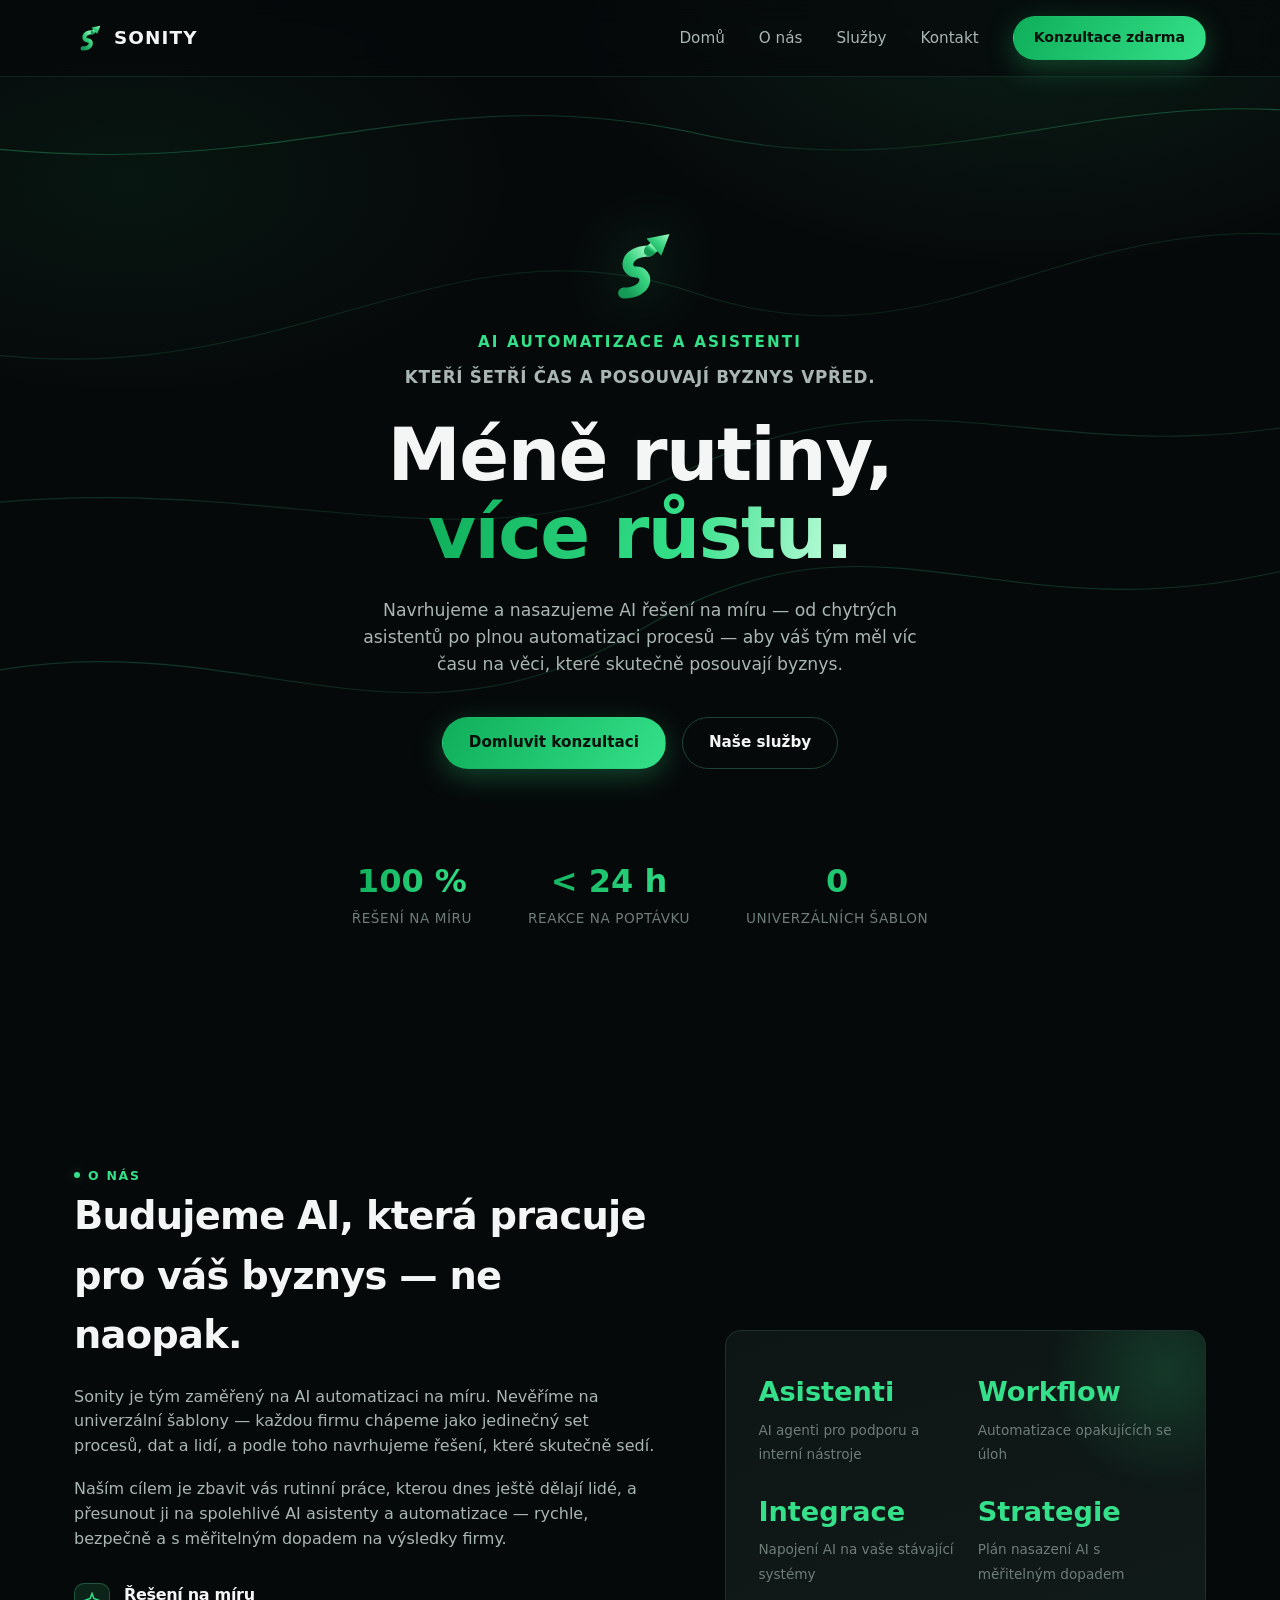
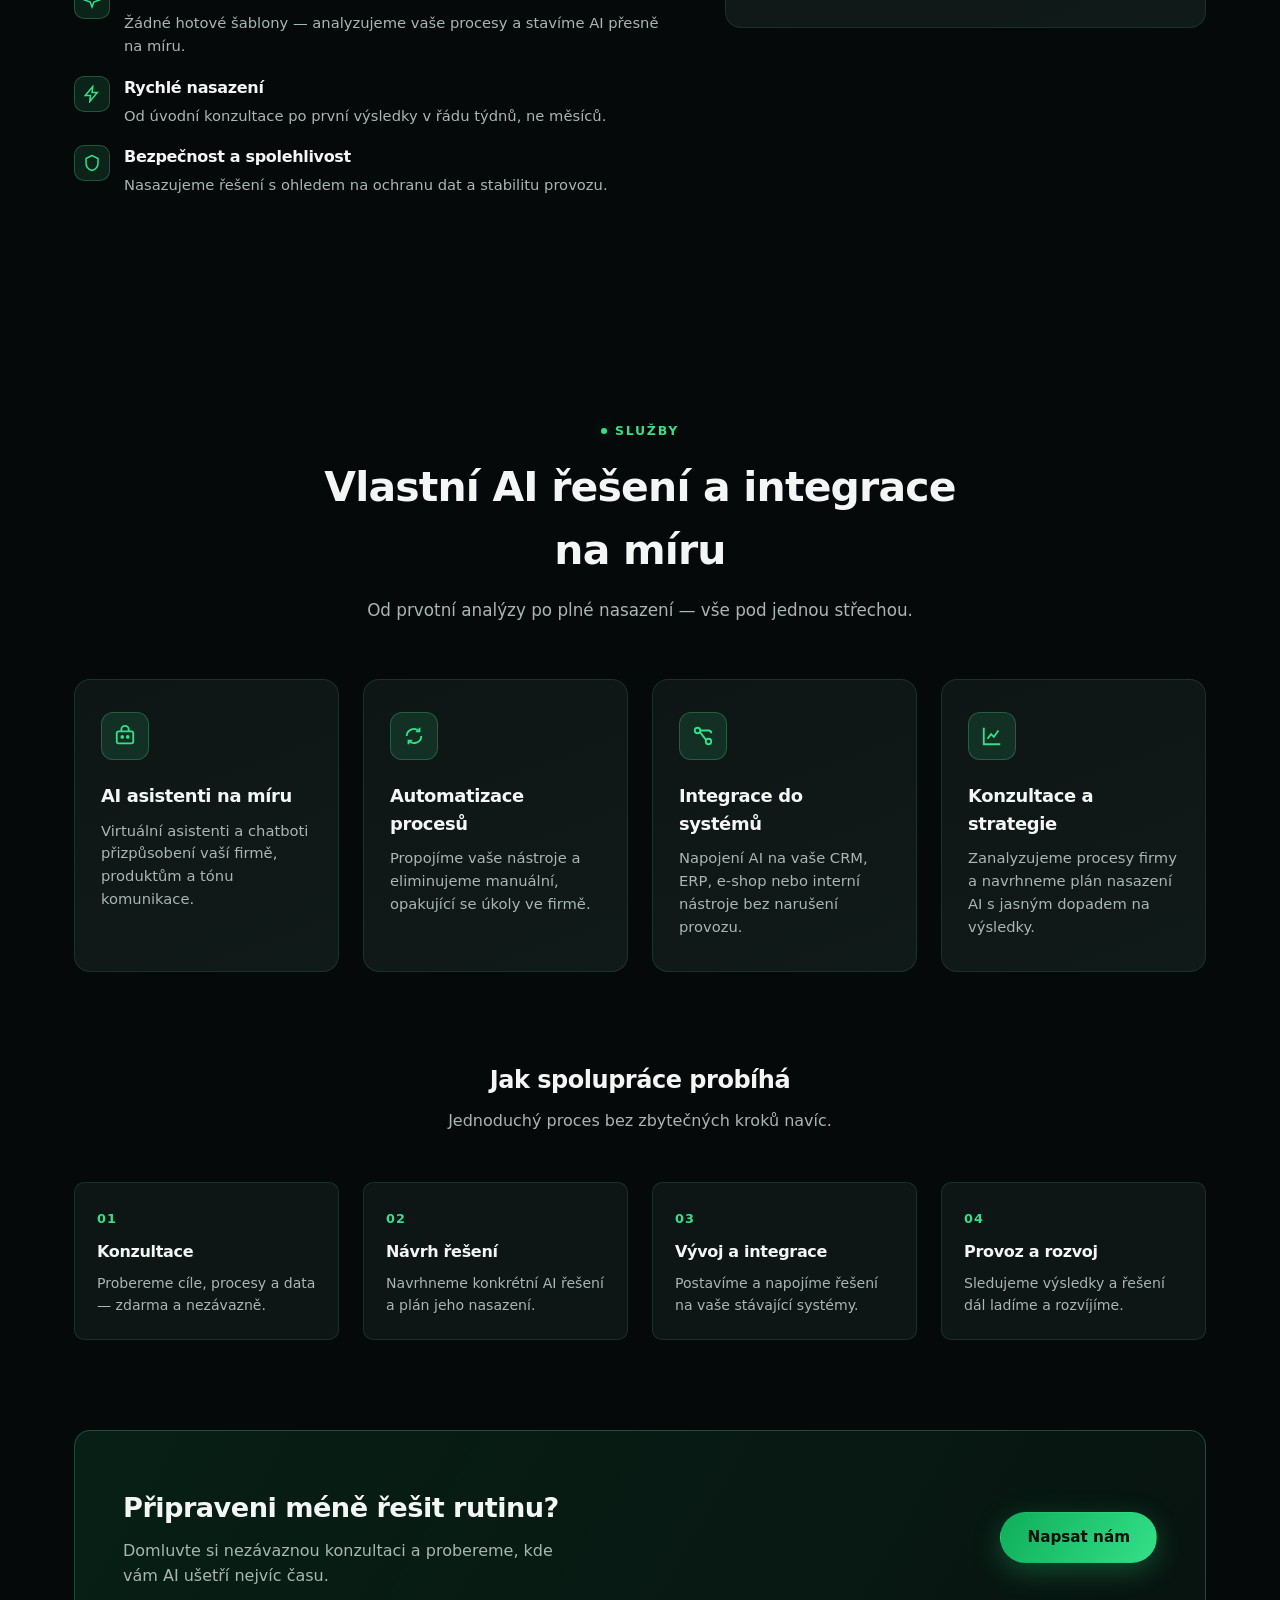
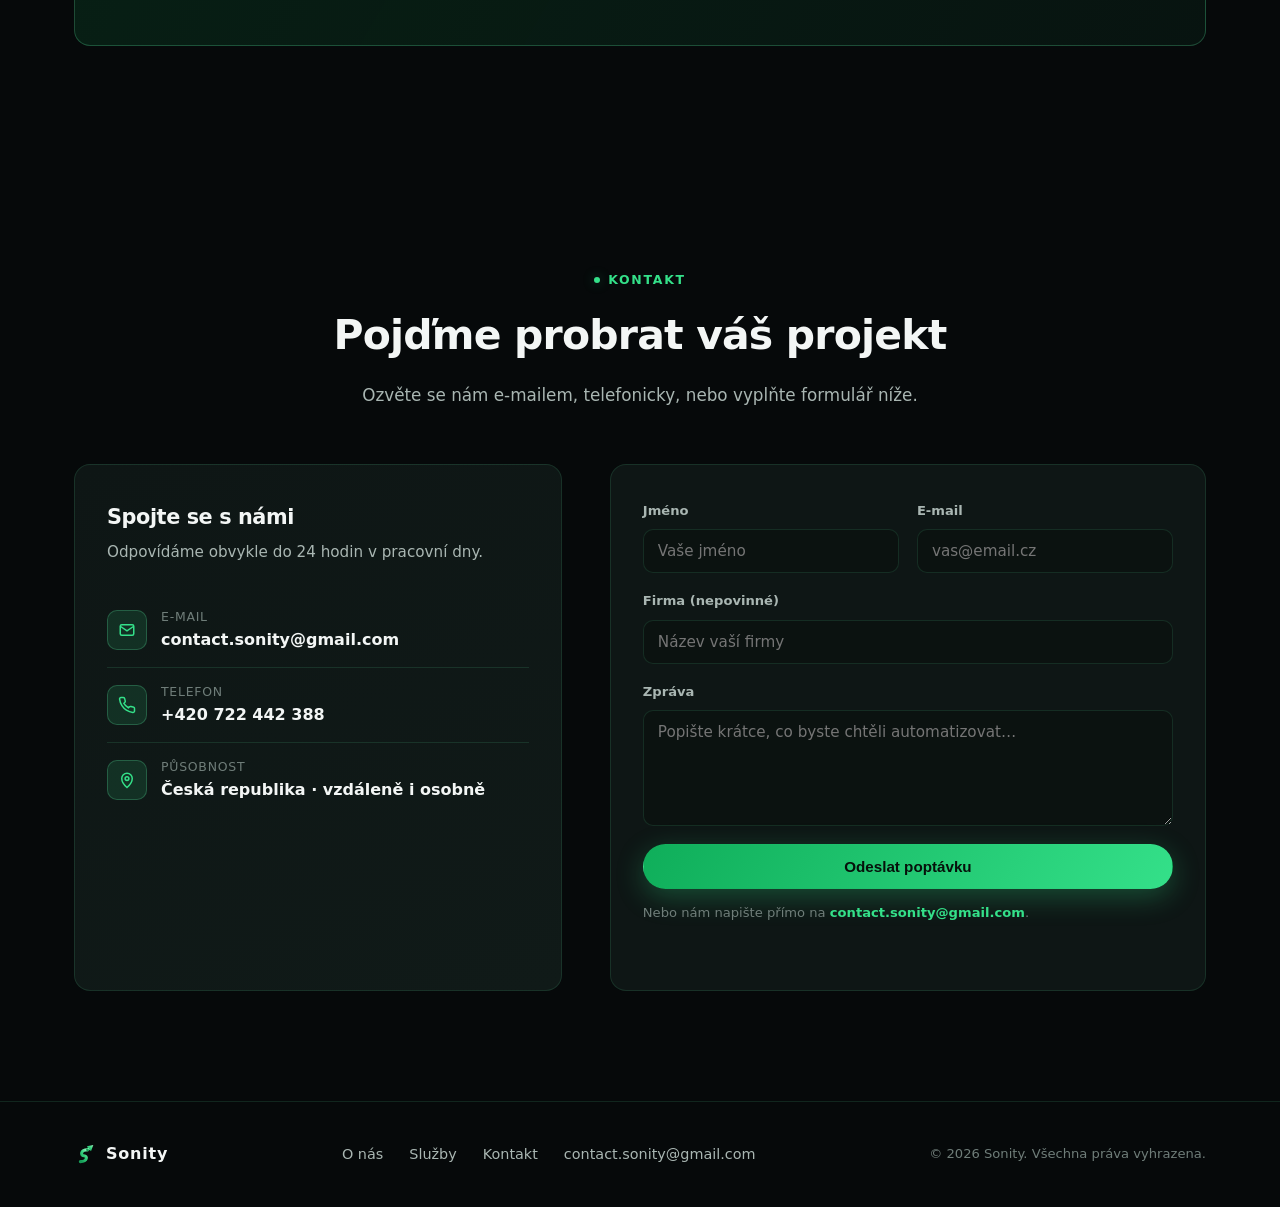
<file: index.html>
<!doctype html>
<html lang="cs">
<head>
  <meta charset="UTF-8" />
  <meta name="viewport" content="width=device-width, initial-scale=1.0" />
  <title>Sonity — AI automatizace a asistenti na míru</title>
  <meta name="description" content="Sonity navrhuje a nasazuje AI asistenty a automatizace na míru, které šetří čas a posouvají váš byznys vpřed. Méně rutiny, více růstu." />
  <meta name="theme-color" content="#06090a" />

  <meta property="og:type" content="website" />
  <meta property="og:title" content="Sonity — AI automatizace a asistenti na míru" />
  <meta property="og:description" content="Vlastní AI řešení a integrace, které šetří čas a posouvají byznys vpřed." />
  <meta property="og:site_name" content="Sonity" />

  <link rel="icon" type="image/svg+xml" href="assets/logo.svg" />
  <link rel="stylesheet" href="css/styles.css" />
</head>
<body>

  <!-- Ambient animated background -->
  <div class="ambient-bg" aria-hidden="true">
    <svg viewBox="0 0 1200 800" preserveAspectRatio="none">
      <defs>
        <linearGradient id="lineGrad" x1="0%" y1="0%" x2="100%" y2="100%">
          <stop offset="0%" stop-color="#34e089" stop-opacity="0" />
          <stop offset="50%" stop-color="#34e089" stop-opacity="0.9" />
          <stop offset="100%" stop-color="#34e089" stop-opacity="0" />
        </linearGradient>
      </defs>
      <path class="flow-line" d="M-100,620 C200,520 350,700 600,560 C850,420 950,600 1300,480" />
      <path class="flow-line" d="M-100,300 C250,380 400,180 650,260 C900,340 1000,160 1300,220" />
      <path class="flow-line" d="M-100,460 C220,400 420,520 640,420 C880,310 1000,440 1300,360" />
      <path class="flow-line" d="M-100,120 C260,180 380,60 660,120 C900,170 1050,60 1300,110" />
    </svg>
  </div>

  <!-- Header -->
  <header class="site-header" id="siteHeader">
    <nav class="nav">
      <a href="#top" class="brand">
        <img src="assets/logo.svg" alt="Sonity logo" />
        <span>Sonity</span>
      </a>

      <div class="nav-collapse">
        <ul class="nav-links">
          <li><a href="#top">Domů</a></li>
          <li><a href="#o-nas">O nás</a></li>
          <li><a href="#sluzby">Služby</a></li>
          <li><a href="#kontakt">Kontakt</a></li>
        </ul>

        <a href="#kontakt" class="btn btn-primary btn-sm nav-cta">Konzultace zdarma</a>
      </div>

      <button class="nav-toggle" id="navToggle" aria-label="Otevřít menu" aria-expanded="false">☰</button>
    </nav>
  </header>

  <main id="top">

    <!-- Hero -->
    <section class="hero container">
      <img src="assets/logo.svg" alt="" class="hero-logo" aria-hidden="true" />
      <span class="eyebrow">AI automatizace a asistenti</span>
      <p class="sub">Kteří šetří čas a posouvají byznys vpřed.</p>
      <h1>Méně rutiny,<br /><span class="accent-text">více růstu.</span></h1>
      <p class="hero-lede">
        Navrhujeme a nasazujeme AI řešení na míru — od chytrých asistentů po
        plnou automatizaci procesů — aby váš tým měl víc času na věci,
        které skutečně posouvají byznys.
      </p>
      <div class="hero-actions">
        <a href="#kontakt" class="btn btn-primary">Domluvit konzultaci</a>
        <a href="#sluzby" class="btn btn-ghost">Naše služby</a>
      </div>

      <div class="hero-stats reveal">
        <div class="hero-stat">
          <strong>100 %</strong>
          <span>Řešení na míru</span>
        </div>
        <div class="hero-stat">
          <strong>&lt; 24 h</strong>
          <span>Reakce na poptávku</span>
        </div>
        <div class="hero-stat">
          <strong>0</strong>
          <span>Univerzálních šablon</span>
        </div>
      </div>
    </section>

    <!-- About -->
    <section class="section-pad" id="o-nas">
      <div class="container about-grid">
        <div class="about-copy reveal">
          <span class="eyebrow">O nás</span>
          <h2>Budujeme AI, která pracuje pro váš byznys — ne naopak.</h2>
          <p>
            Sonity je tým zaměřený na AI automatizaci na míru. Nevěříme na univerzální
            šablony — každou firmu chápeme jako jedinečný set procesů, dat a lidí,
            a podle toho navrhujeme řešení, které skutečně sedí.
          </p>
          <p>
            Naším cílem je zbavit vás rutinní práce, kterou dnes ještě dělají lidé,
            a přesunout ji na spolehlivé AI asistenty a automatizace — rychle,
            bezpečně a s měřitelným dopadem na výsledky firmy.
          </p>

          <div class="value-list">
            <div class="value-item">
              <span class="value-icon">
                <svg width="18" height="18" viewBox="0 0 24 24" fill="none" stroke="currentColor" stroke-width="2"><path d="M12 2l2.4 6.6L21 11l-6.6 2.4L12 20l-2.4-6.6L3 11l6.6-2.4z"/></svg>
              </span>
              <div>
                <h4>Řešení na míru</h4>
                <p>Žádné hotové šablony — analyzujeme vaše procesy a stavíme AI přesně na míru.</p>
              </div>
            </div>
            <div class="value-item">
              <span class="value-icon">
                <svg width="18" height="18" viewBox="0 0 24 24" fill="none" stroke="currentColor" stroke-width="2"><path d="M13 2 3 14h7l-1 8 10-12h-7z"/></svg>
              </span>
              <div>
                <h4>Rychlé nasazení</h4>
                <p>Od úvodní konzultace po první výsledky v řádu týdnů, ne měsíců.</p>
              </div>
            </div>
            <div class="value-item">
              <span class="value-icon">
                <svg width="18" height="18" viewBox="0 0 24 24" fill="none" stroke="currentColor" stroke-width="2"><path d="M12 2 4 6v6c0 5 3.4 8.7 8 10 4.6-1.3 8-5 8-10V6z"/></svg>
              </span>
              <div>
                <h4>Bezpečnost a spolehlivost</h4>
                <p>Nasazujeme řešení s ohledem na ochranu dat a stabilitu provozu.</p>
              </div>
            </div>
          </div>
        </div>

        <div class="about-panel reveal">
          <div class="about-panel-grid">
            <div class="about-panel-item">
              <strong>Asistenti</strong>
              <span>AI agenti pro podporu a interní nástroje</span>
            </div>
            <div class="about-panel-item">
              <strong>Workflow</strong>
              <span>Automatizace opakujících se úloh</span>
            </div>
            <div class="about-panel-item">
              <strong>Integrace</strong>
              <span>Napojení AI na vaše stávající systémy</span>
            </div>
            <div class="about-panel-item">
              <strong>Strategie</strong>
              <span>Plán nasazení AI s měřitelným dopadem</span>
            </div>
          </div>
        </div>
      </div>
    </section>

    <!-- Services -->
    <section class="section-pad" id="sluzby">
      <div class="container">
        <div class="section-head reveal">
          <span class="eyebrow">Služby</span>
          <h2>Vlastní AI řešení a integrace na míru</h2>
          <p>Od prvotní analýzy po plné nasazení — vše pod jednou střechou.</p>
        </div>

        <div class="services-grid">
          <div class="service-card reveal">
            <span class="service-icon">
              <svg width="22" height="22" viewBox="0 0 24 24" fill="none" stroke="currentColor" stroke-width="2"><rect x="3" y="7" width="18" height="13" rx="2"/><path d="M8 7V5a4 4 0 0 1 8 0v2"/><circle cx="9" cy="13" r="1"/><circle cx="15" cy="13" r="1"/></svg>
            </span>
            <h3>AI asistenti na míru</h3>
            <p>Virtuální asistenti a chatboti přizpůsobení vaší firmě, produktům a tónu komunikace.</p>
          </div>

          <div class="service-card reveal">
            <span class="service-icon">
              <svg width="22" height="22" viewBox="0 0 24 24" fill="none" stroke="currentColor" stroke-width="2"><path d="M4 12a8 8 0 0 1 14-5"/><path d="M20 12a8 8 0 0 1-14 5"/><path d="M18 3v4h-4M6 21v-4h4"/></svg>
            </span>
            <h3>Automatizace procesů</h3>
            <p>Propojíme vaše nástroje a eliminujeme manuální, opakující se úkoly ve firmě.</p>
          </div>

          <div class="service-card reveal">
            <span class="service-icon">
              <svg width="22" height="22" viewBox="0 0 24 24" fill="none" stroke="currentColor" stroke-width="2"><circle cx="6" cy="6" r="3"/><circle cx="18" cy="18" r="3"/><path d="M8.5 7.5 15.5 16.5M9 6h9a3 3 0 0 1 3 3v0"/></svg>
            </span>
            <h3>Integrace do systémů</h3>
            <p>Napojení AI na vaše CRM, ERP, e-shop nebo interní nástroje bez narušení provozu.</p>
          </div>

          <div class="service-card reveal">
            <span class="service-icon">
              <svg width="22" height="22" viewBox="0 0 24 24" fill="none" stroke="currentColor" stroke-width="2"><path d="M3 3v18h18"/><path d="M7 15l4-5 3 3 5-7"/></svg>
            </span>
            <h3>Konzultace a strategie</h3>
            <p>Zanalyzujeme procesy firmy a navrhneme plán nasazení AI s jasným dopadem na výsledky.</p>
          </div>
        </div>

        <div class="process">
          <div class="process-head reveal">
            <h3>Jak spolupráce probíhá</h3>
            <p>Jednoduchý proces bez zbytečných kroků navíc.</p>
          </div>

          <div class="process-steps">
            <div class="process-step reveal">
              <h4>Konzultace</h4>
              <p>Probereme cíle, procesy a data — zdarma a nezávazně.</p>
            </div>
            <div class="process-step reveal">
              <h4>Návrh řešení</h4>
              <p>Navrhneme konkrétní AI řešení a plán jeho nasazení.</p>
            </div>
            <div class="process-step reveal">
              <h4>Vývoj a integrace</h4>
              <p>Postavíme a napojíme řešení na vaše stávající systémy.</p>
            </div>
            <div class="process-step reveal">
              <h4>Provoz a rozvoj</h4>
              <p>Sledujeme výsledky a řešení dál ladíme a rozvíjíme.</p>
            </div>
          </div>
        </div>

        <div class="cta-band reveal" style="margin-top:90px;">
          <div>
            <h3>Připraveni méně řešit rutinu?</h3>
            <p>Domluvte si nezávaznou konzultaci a probereme, kde vám AI ušetří nejvíc času.</p>
          </div>
          <a href="#kontakt" class="btn btn-primary">Napsat nám</a>
        </div>
      </div>
    </section>

    <!-- Contact -->
    <section class="section-pad" id="kontakt">
      <div class="container">
        <div class="section-head reveal">
          <span class="eyebrow">Kontakt</span>
          <h2>Pojďme probrat váš projekt</h2>
          <p>Ozvěte se nám e-mailem, telefonicky, nebo vyplňte formulář níže.</p>
        </div>

        <div class="contact-grid">
          <div class="contact-info reveal">
            <h3>Spojte se s námi</h3>
            <p>Odpovídáme obvykle do 24 hodin v pracovní dny.</p>

            <div class="contact-line">
              <span class="value-icon">
                <svg width="18" height="18" viewBox="0 0 24 24" fill="none" stroke="currentColor" stroke-width="2"><rect x="3" y="5" width="18" height="14" rx="2"/><path d="m3 7 9 6 9-6"/></svg>
              </span>
              <div>
                <small>E-mail</small>
                <a href="mailto:contact.sonity@gmail.com">contact.sonity@gmail.com</a>
              </div>
            </div>

            <div class="contact-line">
              <span class="value-icon">
                <svg width="18" height="18" viewBox="0 0 24 24" fill="none" stroke="currentColor" stroke-width="2"><path d="M22 16.9v3a2 2 0 0 1-2.2 2 19.8 19.8 0 0 1-8.6-3.1 19.5 19.5 0 0 1-6-6A19.8 19.8 0 0 1 2.1 4.2 2 2 0 0 1 4 2h3a2 2 0 0 1 2 1.7c.1.9.3 1.8.6 2.7a2 2 0 0 1-.5 2.1L7.9 9.7a16 16 0 0 0 6 6l1.2-1.2a2 2 0 0 1 2.1-.5c.9.3 1.8.5 2.7.6A2 2 0 0 1 22 16.9Z"/></svg>
              </span>
              <div>
                <small>Telefon</small>
                <a href="tel:+420722442388">+420 722 442 388</a>
              </div>
            </div>

            <div class="contact-line">
              <span class="value-icon">
                <svg width="18" height="18" viewBox="0 0 24 24" fill="none" stroke="currentColor" stroke-width="2"><path d="M12 22s7-6.1 7-12a7 7 0 1 0-14 0c0 5.9 7 12 7 12Z"/><circle cx="12" cy="10" r="2.5"/></svg>
              </span>
              <div>
                <small>Působnost</small>
                <span class="txt">Česká republika · vzdáleně i osobně</span>
              </div>
            </div>
          </div>

          <form
            class="contact-form reveal"
            id="contactForm"
            name="contact"
            method="POST"
            data-netlify="true"
            netlify-honeypot="bot-field"
          >
            <input type="hidden" name="form-name" value="contact" />
            <p class="hp-field"><label>Nevyplňujte, pokud jste člověk: <input name="bot-field" /></label></p>

            <div class="form-row">
              <div class="form-field">
                <label for="name">Jméno</label>
                <input type="text" id="name" name="name" placeholder="Vaše jméno" required />
              </div>
              <div class="form-field">
                <label for="email">E-mail</label>
                <input type="email" id="email" name="email" placeholder="vas@email.cz" required />
              </div>
            </div>
            <div class="form-row">
              <div class="form-field full">
                <label for="company">Firma (nepovinné)</label>
                <input type="text" id="company" name="company" placeholder="Název vaší firmy" />
              </div>
            </div>
            <div class="form-row">
              <div class="form-field full">
                <label for="message">Zpráva</label>
                <textarea id="message" name="message" rows="5" placeholder="Popište krátce, co byste chtěli automatizovat…" required></textarea>
              </div>
            </div>
            <button type="submit" class="btn btn-primary" style="width:100%;">Odeslat poptávku</button>
            <p class="form-note">
              Nebo nám napište přímo na
              <a href="mailto:contact.sonity@gmail.com">contact.sonity@gmail.com</a>.
            </p>
            <p class="form-status" id="formStatus" role="status"></p>
          </form>
        </div>
      </div>
    </section>

  </main>

  <!-- Footer -->
  <footer class="site-footer">
    <div class="container footer-inner">
      <a href="#top" class="footer-brand">
        <img src="assets/logo.svg" alt="Sonity logo" />
        Sonity
      </a>
      <ul class="footer-links">
        <li><a href="#o-nas">O nás</a></li>
        <li><a href="#sluzby">Služby</a></li>
        <li><a href="#kontakt">Kontakt</a></li>
        <li><a href="mailto:contact.sonity@gmail.com">contact.sonity@gmail.com</a></li>
      </ul>
      <span class="footer-copy">© 2026 Sonity. Všechna práva vyhrazena.</span>
    </div>
  </footer>

  <script src="js/script.js"></script>
</body>
</html>
</file>
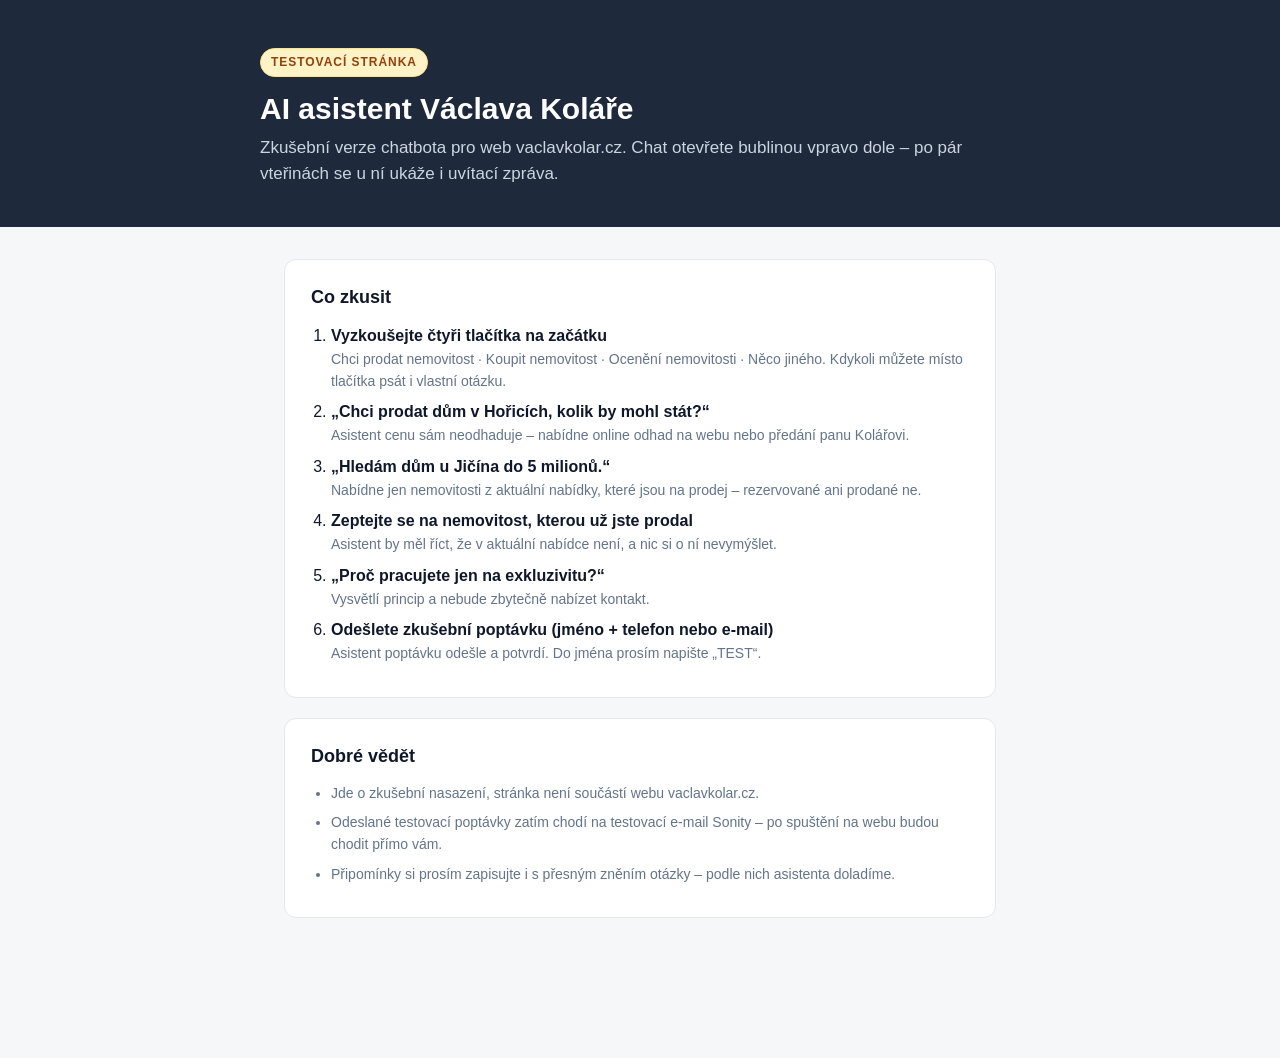
<file: chatbot-kolar/index.html>
<!DOCTYPE html>
<html lang="cs">
<head>
<meta charset="utf-8">
<meta name="viewport" content="width=device-width, initial-scale=1">
<meta name="robots" content="noindex, nofollow">
<title>Test chatbota – Václav Kolář, realitní makléř</title>
<style>
  :root { --ink:#0f172a; --muted:#64748b; --line:#e2e8f0; --bg:#f6f7f9; --accent:#1e293b; }
  * { box-sizing:border-box; }
  body { margin:0; font-family:-apple-system,BlinkMacSystemFont,"Segoe UI",Roboto,Arial,sans-serif; color:var(--ink); background:var(--bg); line-height:1.55; }
  .badge { display:inline-block; font-size:12px; font-weight:700; letter-spacing:.08em; text-transform:uppercase; color:#92400e; background:#fef3c7; border:1px solid #fde68a; padding:4px 10px; border-radius:999px; }
  header { background:var(--accent); color:#fff; padding:48px 24px 40px; }
  header .wrap, main { max-width:760px; margin:0 auto; }
  h1 { margin:14px 0 8px; font-size:30px; line-height:1.2; }
  header p { margin:0; color:#cbd5e1; font-size:17px; }
  main { padding:32px 24px 120px; }
  section { background:#fff; border:1px solid var(--line); border-radius:12px; padding:24px 26px; margin-bottom:20px; }
  h2 { font-size:18px; margin:0 0 12px; }
  ol, ul { margin:0; padding-left:20px; }
  li { margin:8px 0; }
  .q { font-weight:600; }
  .exp { color:var(--muted); font-size:14px; display:block; }
  .note { font-size:14px; color:var(--muted); }
  .arrow { position:fixed; right:96px; bottom:34px; background:#fff; border:1px solid var(--line); border-radius:10px; padding:10px 14px; font-size:14px; box-shadow:0 4px 14px rgba(15,23,42,.12); }
  @media (max-width:600px){ .arrow{ display:none; } h1{ font-size:24px; } }
</style>
</head>
<body>
<header>
  <div class="wrap">
    <span class="badge">Testovací stránka</span>
    <h1>AI asistent Václava Koláře</h1>
    <p>Zkušební verze chatbota pro web vaclavkolar.cz. Chat otevřete bublinou vpravo dole – po pár vteřinách se u ní ukáže i uvítací zpráva.</p>
  </div>
</header>
<main>
  <section>
    <h2>Co zkusit</h2>
    <ol>
      <li><span class="q">Vyzkoušejte čtyři tlačítka na začátku</span>
        <span class="exp">Chci prodat nemovitost · Koupit nemovitost · Ocenění nemovitosti · Něco jiného. Kdykoli můžete místo tlačítka psát i vlastní otázku.</span></li>
      <li><span class="q">„Chci prodat dům v Hořicích, kolik by mohl stát?“</span>
        <span class="exp">Asistent cenu sám neodhaduje – nabídne online odhad na webu nebo předání panu Kolářovi.</span></li>
      <li><span class="q">„Hledám dům u Jičína do 5 milionů.“</span>
        <span class="exp">Nabídne jen nemovitosti z aktuální nabídky, které jsou na prodej – rezervované ani prodané ne.</span></li>
      <li><span class="q">Zeptejte se na nemovitost, kterou už jste prodal</span>
        <span class="exp">Asistent by měl říct, že v aktuální nabídce není, a nic si o ní nevymýšlet.</span></li>
      <li><span class="q">„Proč pracujete jen na exkluzivitu?“</span>
        <span class="exp">Vysvětlí princip a nebude zbytečně nabízet kontakt.</span></li>
      <li><span class="q">Odešlete zkušební poptávku (jméno + telefon nebo e-mail)</span>
        <span class="exp">Asistent poptávku odešle a potvrdí. Do jména prosím napište „TEST“.</span></li>
    </ol>
  </section>
  <section>
    <h2>Dobré vědět</h2>
    <ul class="note">
      <li>Jde o zkušební nasazení, stránka není součástí webu vaclavkolar.cz.</li>
      <li>Odeslané testovací poptávky zatím chodí na testovací e-mail Sonity – po spuštění na webu budou chodit přímo vám.</li>
      <li>Připomínky si prosím zapisujte i s přesným zněním otázky – podle nich asistenta doladíme.</li>
    </ul>
  </section>
</main>

<!-- Chatbot Václava Koláře (Voiceflow) + pop-up bublina. Vložte těsně před </body>. -->
<script type="text/javascript">
  (function(d, t) {
      var v = d.createElement(t), s = d.getElementsByTagName(t)[0];
      v.onload = function() {
        window.voiceflow.chat.load({
          verify: { projectID: '6aecd63d846171f210e2786b' },
          url: 'https://general-runtime.voiceflow.com',
          voice: {
            url: "https://runtime-api.voiceflow.com"
          }
        }).then(function() {

          var POPUP_TEXT = '👋 Dobrý den! Chcete prodat nemovitost nebo zjistit její cenu? Zeptejte se mě.';
          var POPUP_DELAY = 4000;
          var STORAGE_KEY = 'vfKolarPopupDismissedAt';
          var HODIN_DO_DALSIHO_ZOBRAZENI = 24;

          var chatOpened = false;

          function bylaNedavnoZavrena() {
            try {
              var t2 = localStorage.getItem(STORAGE_KEY);
              return !!t2 && (Date.now() - Number(t2)) < HODIN_DO_DALSIHO_ZOBRAZENI * 3600 * 1000;
            } catch (e) { return false; }
          }
          function oznacitJakoZavrenou() {
            try { localStorage.setItem(STORAGE_KEY, String(Date.now())); } catch (e) {}
          }
          function removeBubble() {
            var b = d.getElementById('vf-custom-popup');
            if (b) b.remove();
          }

          // ---- Detekce otevření chatu — tři nezávislé cesty najednou ----
          // 1) oficiální událost, když existuje
          try {
            window.voiceflow.chat.on('open', function() {
              chatOpened = true;
              removeBubble();
              oznacitJakoZavrenou();
            });
            window.voiceflow.chat.on('close', function() {
              chatOpened = false;
            });
          } catch (e) {}

          // 2) klik kamkoli do widgetu (i na samotnou ikonu launcheru)
          d.addEventListener('click', function(e) {
            if (e.target && (e.target.id === 'voiceflow-chat' || e.target.closest('#voiceflow-chat'))) {
              chatOpened = true;
              removeBubble();
              oznacitJakoZavrenou();
            }
          }, true);

          // 3) záložní kontrola výšky rámu — pro případ, že .on() ani klik nechytí
          setInterval(function() {
            var frame = d.getElementById('voiceflow-chat-frame');
            var open = frame && frame.offsetHeight > 150;
            if (open && !chatOpened) {
              chatOpened = true;
              removeBubble();
              oznacitJakoZavrenou();
            } else if (!open) {
              chatOpened = false;
            }
          }, 700);

          // ---- Pop-up bublina ----
          if (bylaNedavnoZavrena()) return;

          setTimeout(function() {
            if (chatOpened) return;
            var frame = d.getElementById('voiceflow-chat-frame');
            if (frame && frame.offsetHeight > 150) return;

            var bubble = d.createElement('div');
            bubble.id = 'vf-custom-popup';
            bubble.setAttribute('role', 'button');
            bubble.setAttribute('tabindex', '0');
            bubble.setAttribute('aria-label', 'Otevřít chat');
            bubble.innerHTML = POPUP_TEXT +
              '<span id="vf-close-popup" aria-label="Zavřít" style="position:absolute;top:4px;right:10px;width:20px;height:20px;font-size:18px;color:#94a3b8;font-family:Arial,sans-serif;font-weight:bold;line-height:1;cursor:pointer;">&times;</span>' +
              '<span style="position:absolute;bottom:-8px;right:24px;width:0;height:0;border-left:8px solid transparent;border-right:8px solid transparent;border-top:8px solid #172638;"></span>';

            bubble.style.cssText =
              'position:fixed;right:24px;bottom:calc(100px + env(safe-area-inset-bottom, 0px));' +
              'max-width:270px;background:#172638;color:#ffffff;padding:14px 38px 14px 16px;' +
              'border-radius:14px 14px 4px 14px;font:400 14px/1.5 "Open Sans",-apple-system,BlinkMacSystemFont,"Segoe UI",Roboto,Arial,sans-serif;' +
              'box-shadow:0 8px 24px rgba(0,0,0,.18);cursor:pointer;z-index:999998;' +
              'opacity:0;transform:translateY(8px);transition:opacity .35s ease, transform .35s ease;';

            if (window.innerWidth <= 480) {
              bubble.style.left = '12px';
              bubble.style.right = '12px';
              bubble.style.maxWidth = 'none';
              bubble.style.bottom = 'calc(84px + env(safe-area-inset-bottom, 0px))';
              bubble.style.borderRadius = '14px 14px 14px 4px';
            }

            d.body.appendChild(bubble);

            setTimeout(function() {
              if (!chatOpened) {
                bubble.style.opacity = '1';
                bubble.style.transform = 'translateY(0)';
              }
            }, 20);

            var closeBtn = bubble.querySelector('#vf-close-popup');
            closeBtn.onmouseover = function() { this.style.color = '#ffffff'; };
            closeBtn.onmouseout = function() { this.style.color = '#94a3b8'; };
            closeBtn.onclick = function(e) {
              e.stopPropagation();
              removeBubble();
              oznacitJakoZavrenou();
            };
            bubble.onclick = function() {
              window.voiceflow.chat.open();
              removeBubble();
              oznacitJakoZavrenou();
            };
            bubble.onkeydown = function(e) {
              if (e.key === 'Enter' || e.key === ' ') bubble.click();
            };
          }, POPUP_DELAY);

        });
      }
      v.src = "https://cdn.voiceflow.com/widget-next/bundle.mjs"; v.type = "text/javascript"; s.parentNode.insertBefore(v, s);
  })(document, 'script');
</script>

</body>
</html>
</file>
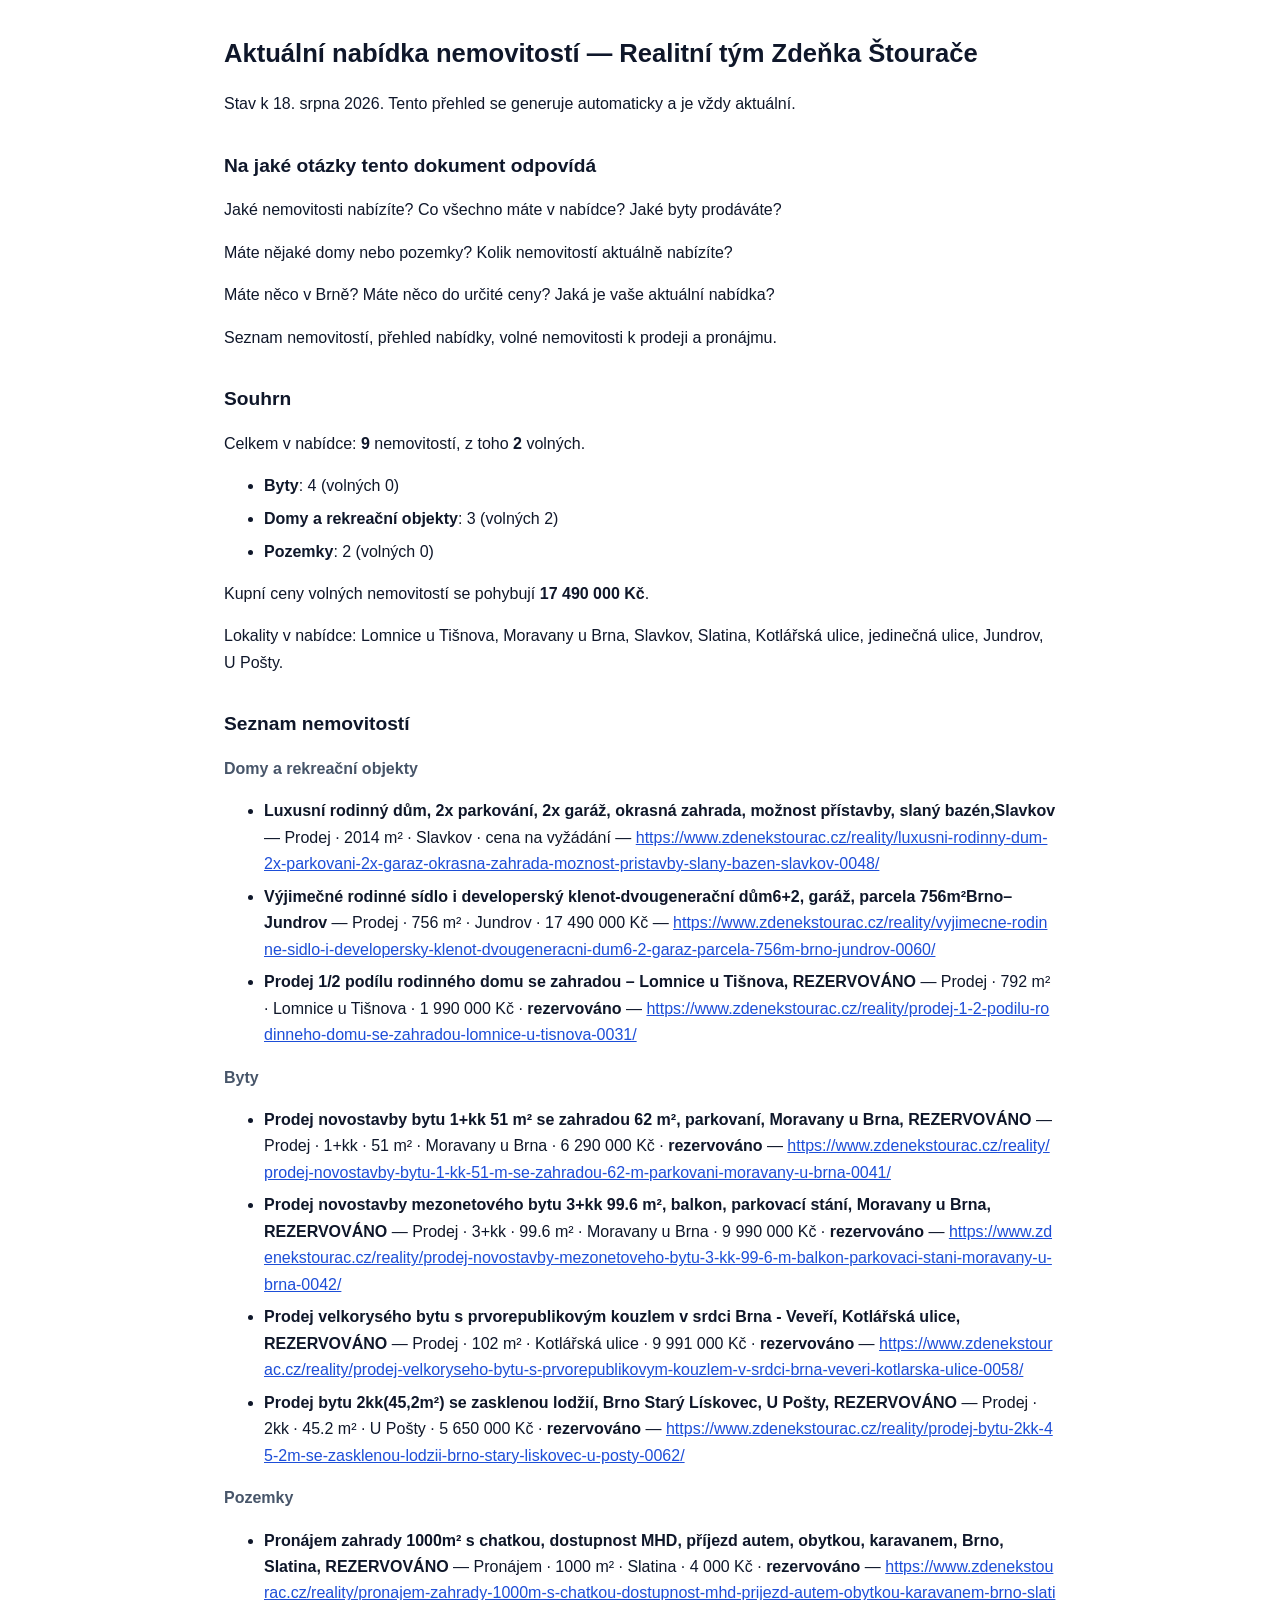
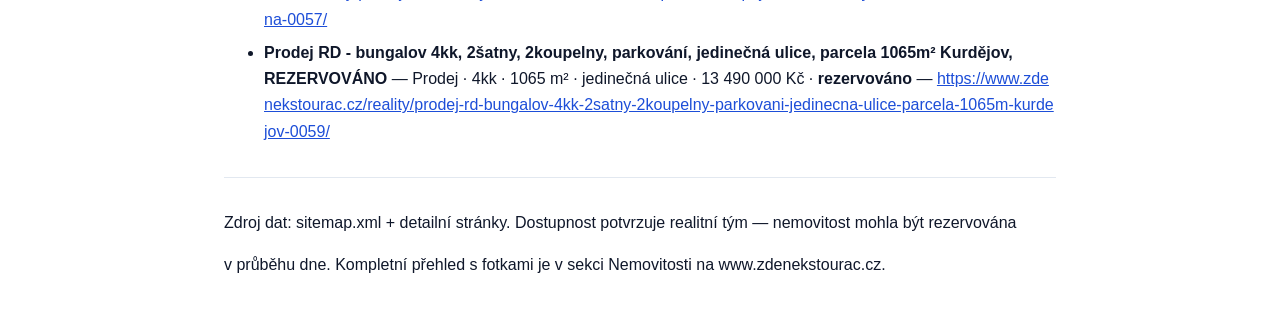
<file: chatbot-realitni-kancelar/kb/nabidka-prehled.html>
<!doctype html>
<html lang="cs">
<head>
<meta charset="utf-8">
<meta name="viewport" content="width=device-width,initial-scale=1">
<title>Aktuální nabídka nemovitostí — Realitní tým Zdeňka Štourače</title>
<style>
  body{max-width:52rem;margin:2rem auto;padding:0 1.25rem;
       font:16px/1.65 -apple-system,BlinkMacSystemFont,'Segoe UI',Roboto,Arial,sans-serif;color:#0f172a}
  h1{font-size:1.6rem} h2{font-size:1.2rem;margin-top:2rem} h3{font-size:1rem;color:#475569}
  li{margin:.4rem 0} a{color:#1d4ed8;word-break:break-all} hr{border:0;border-top:1px solid #e2e8f0;margin:2rem 0}
</style>
</head>
<body>
<h1>Aktuální nabídka nemovitostí — Realitní tým Zdeňka Štourače</h1>
<p>Stav k 18. srpna 2026. Tento přehled se generuje automaticky a je vždy aktuální.</p>
<h2>Na jaké otázky tento dokument odpovídá</h2>
<p>Jaké nemovitosti nabízíte? Co všechno máte v nabídce? Jaké byty prodáváte?</p>
<p>Máte nějaké domy nebo pozemky? Kolik nemovitostí aktuálně nabízíte?</p>
<p>Máte něco v Brně? Máte něco do určité ceny? Jaká je vaše aktuální nabídka?</p>
<p>Seznam nemovitostí, přehled nabídky, volné nemovitosti k prodeji a pronájmu.</p>
<h2>Souhrn</h2>
<p>Celkem v nabídce: <strong>9</strong> nemovitostí, z toho <strong>2</strong> volných.</p>
<ul>
<li><strong>Byty</strong>: 4 (volných 0)</li>
<li><strong>Domy a rekreační objekty</strong>: 3 (volných 2)</li>
<li><strong>Pozemky</strong>: 2 (volných 0)</li>
</ul>
<p>Kupní ceny volných nemovitostí se pohybují <strong>17 490 000 Kč</strong>.</p>
<p>Lokality v nabídce: Lomnice u Tišnova, Moravany u Brna, Slavkov, Slatina, Kotlářská ulice, jedinečná ulice, Jundrov, U Pošty.</p>
<h2>Seznam nemovitostí</h2>
<h3>Domy a rekreační objekty</h3>
<ul>
<li><strong>Luxusní rodinný dům, 2x parkování, 2x garáž, okrasná zahrada, možnost přístavby, slaný bazén,Slavkov</strong> — Prodej · 2014 m² · Slavkov · cena na vyžádání — <a href="https://www.zdenekstourac.cz/reality/luxusni-rodinny-dum-2x-parkovani-2x-garaz-okrasna-zahrada-moznost-pristavby-slany-bazen-slavkov-0048/">https://www.zdenekstourac.cz/reality/luxusni-rodinny-dum-2x-parkovani-2x-garaz-okrasna-zahrada-moznost-pristavby-slany-bazen-slavkov-0048/</a></li>
<li><strong>Výjimečné rodinné sídlo i developerský klenot-dvougenerační dům6+2, garáž, parcela 756m²Brno–Jundrov</strong> — Prodej · 756 m² · Jundrov · 17 490 000 Kč — <a href="https://www.zdenekstourac.cz/reality/vyjimecne-rodinne-sidlo-i-developersky-klenot-dvougeneracni-dum6-2-garaz-parcela-756m-brno-jundrov-0060/">https://www.zdenekstourac.cz/reality/vyjimecne-rodinne-sidlo-i-developersky-klenot-dvougeneracni-dum6-2-garaz-parcela-756m-brno-jundrov-0060/</a></li>
<li><strong>Prodej 1/2 podílu rodinného domu se zahradou – Lomnice u Tišnova, REZERVOVÁNO</strong> — Prodej · 792 m² · Lomnice u Tišnova · 1 990 000 Kč · <strong>rezervováno</strong> — <a href="https://www.zdenekstourac.cz/reality/prodej-1-2-podilu-rodinneho-domu-se-zahradou-lomnice-u-tisnova-0031/">https://www.zdenekstourac.cz/reality/prodej-1-2-podilu-rodinneho-domu-se-zahradou-lomnice-u-tisnova-0031/</a></li>
</ul>
<h3>Byty</h3>
<ul>
<li><strong>Prodej novostavby bytu 1+kk 51 m² se zahradou 62 m², parkovaní, Moravany u Brna, REZERVOVÁNO</strong> — Prodej · 1+kk · 51 m² · Moravany u Brna · 6 290 000 Kč · <strong>rezervováno</strong> — <a href="https://www.zdenekstourac.cz/reality/prodej-novostavby-bytu-1-kk-51-m-se-zahradou-62-m-parkovani-moravany-u-brna-0041/">https://www.zdenekstourac.cz/reality/prodej-novostavby-bytu-1-kk-51-m-se-zahradou-62-m-parkovani-moravany-u-brna-0041/</a></li>
<li><strong>Prodej novostavby mezonetového bytu 3+kk 99.6 m², balkon, parkovací stání, Moravany u Brna, REZERVOVÁNO</strong> — Prodej · 3+kk · 99.6 m² · Moravany u Brna · 9 990 000 Kč · <strong>rezervováno</strong> — <a href="https://www.zdenekstourac.cz/reality/prodej-novostavby-mezonetoveho-bytu-3-kk-99-6-m-balkon-parkovaci-stani-moravany-u-brna-0042/">https://www.zdenekstourac.cz/reality/prodej-novostavby-mezonetoveho-bytu-3-kk-99-6-m-balkon-parkovaci-stani-moravany-u-brna-0042/</a></li>
<li><strong>Prodej velkorysého bytu s prvorepublikovým kouzlem v srdci Brna - Veveří, Kotlářská ulice, REZERVOVÁNO</strong> — Prodej · 102 m² · Kotlářská ulice · 9 991 000 Kč · <strong>rezervováno</strong> — <a href="https://www.zdenekstourac.cz/reality/prodej-velkoryseho-bytu-s-prvorepublikovym-kouzlem-v-srdci-brna-veveri-kotlarska-ulice-0058/">https://www.zdenekstourac.cz/reality/prodej-velkoryseho-bytu-s-prvorepublikovym-kouzlem-v-srdci-brna-veveri-kotlarska-ulice-0058/</a></li>
<li><strong>Prodej bytu 2kk(45,2m²) se zasklenou lodžií, Brno Starý Lískovec, U Pošty, REZERVOVÁNO</strong> — Prodej · 2kk · 45.2 m² · U Pošty · 5 650 000 Kč · <strong>rezervováno</strong> — <a href="https://www.zdenekstourac.cz/reality/prodej-bytu-2kk-45-2m-se-zasklenou-lodzii-brno-stary-liskovec-u-posty-0062/">https://www.zdenekstourac.cz/reality/prodej-bytu-2kk-45-2m-se-zasklenou-lodzii-brno-stary-liskovec-u-posty-0062/</a></li>
</ul>
<h3>Pozemky</h3>
<ul>
<li><strong>Pronájem zahrady 1000m² s chatkou, dostupnost MHD, příjezd autem, obytkou, karavanem, Brno, Slatina, REZERVOVÁNO</strong> — Pronájem · 1000 m² · Slatina · 4 000 Kč · <strong>rezervováno</strong> — <a href="https://www.zdenekstourac.cz/reality/pronajem-zahrady-1000m-s-chatkou-dostupnost-mhd-prijezd-autem-obytkou-karavanem-brno-slatina-0057/">https://www.zdenekstourac.cz/reality/pronajem-zahrady-1000m-s-chatkou-dostupnost-mhd-prijezd-autem-obytkou-karavanem-brno-slatina-0057/</a></li>
<li><strong>Prodej RD - bungalov 4kk, 2šatny, 2koupelny, parkování, jedinečná ulice, parcela 1065m² Kurdějov, REZERVOVÁNO</strong> — Prodej · 4kk · 1065 m² · jedinečná ulice · 13 490 000 Kč · <strong>rezervováno</strong> — <a href="https://www.zdenekstourac.cz/reality/prodej-rd-bungalov-4kk-2satny-2koupelny-parkovani-jedinecna-ulice-parcela-1065m-kurdejov-0059/">https://www.zdenekstourac.cz/reality/prodej-rd-bungalov-4kk-2satny-2koupelny-parkovani-jedinecna-ulice-parcela-1065m-kurdejov-0059/</a></li>
</ul>
<hr>
<p>Zdroj dat: sitemap.xml + detailní stránky. Dostupnost potvrzuje realitní tým — nemovitost mohla být rezervována</p>
<p>v průběhu dne. Kompletní přehled s fotkami je v sekci Nemovitosti na www.zdenekstourac.cz.</p>
</body>
</html>
</file>
<file: css/styles.css>
/* ==========================================================================
   Sonity — design tokens
   ========================================================================== */
:root {
  --bg: #06090a;
  --bg-soft: #0b1210;
  --surface: #0e1615;
  --surface-2: #101a18;
  --border: rgba(88, 214, 150, 0.14);
  --border-strong: rgba(88, 214, 150, 0.28);
  --text: #f3f6f5;
  --text-dim: #a9b6b2;
  --text-faint: #6f7d79;
  --accent: #34e089;
  --accent-2: #0fae5a;
  --accent-soft: rgba(52, 224, 137, 0.12);
  --accent-glow: rgba(52, 224, 137, 0.35);
  --radius: 16px;
  --radius-sm: 10px;
  --max-w: 1180px;
  --shadow: 0 20px 60px rgba(0, 0, 0, 0.45);
  --ease: cubic-bezier(0.22, 1, 0.36, 1);
}

* { box-sizing: border-box; }
html { scroll-behavior: smooth; }

body {
  margin: 0;
  background: var(--bg);
  color: var(--text);
  font-family: "Inter", "Segoe UI", system-ui, -apple-system, sans-serif;
  line-height: 1.55;
  -webkit-font-smoothing: antialiased;
  overflow-x: hidden;
}

img, svg { max-width: 100%; display: block; }

a { color: inherit; text-decoration: none; }

h1, h2, h3, h4 { margin: 0; font-weight: 700; letter-spacing: -0.02em; }

p { margin: 0; color: var(--text-dim); }

.container {
  max-width: var(--max-w);
  margin: 0 auto;
  padding: 0 24px;
}

section { position: relative; z-index: 1; }

.eyebrow {
  display: inline-flex;
  align-items: center;
  gap: 8px;
  font-size: 0.78rem;
  font-weight: 700;
  letter-spacing: 0.14em;
  text-transform: uppercase;
  color: var(--accent);
}

.eyebrow::before {
  content: "";
  width: 6px;
  height: 6px;
  border-radius: 50%;
  background: var(--accent);
  box-shadow: 0 0 12px var(--accent-glow);
}

.section-head {
  max-width: 640px;
  margin: 0 auto 56px;
  text-align: center;
}

.section-head h2 {
  font-size: clamp(1.9rem, 3.2vw, 2.6rem);
  margin: 14px 0 14px;
}

.section-head p { font-size: 1.05rem; }

.section-pad { padding: 110px 0; }

/* ==========================================================================
   Background ambience
   ========================================================================== */
.ambient-bg {
  position: fixed;
  inset: 0;
  z-index: 0;
  pointer-events: none;
  overflow: hidden;
  background:
    radial-gradient(60% 50% at 80% 0%, rgba(52, 224, 137, 0.10) 0%, transparent 60%),
    radial-gradient(50% 40% at 10% 20%, rgba(15, 174, 90, 0.08) 0%, transparent 60%),
    var(--bg);
}

.ambient-bg svg {
  position: absolute;
  inset: 0;
  width: 100%;
  height: 100%;
  opacity: 0.35;
}

.ambient-bg .flow-line {
  fill: none;
  stroke-width: 1;
  stroke: url(#lineGrad);
  animation: drift 22s ease-in-out infinite;
}

.ambient-bg .flow-line:nth-child(2) { animation-duration: 28s; animation-delay: -4s; opacity: 0.7; }
.ambient-bg .flow-line:nth-child(3) { animation-duration: 34s; animation-delay: -10s; opacity: 0.5; }
.ambient-bg .flow-line:nth-child(4) { animation-duration: 26s; animation-delay: -16s; opacity: 0.6; }

@keyframes drift {
  0%, 100% { transform: translate3d(0, 0, 0); }
  50% { transform: translate3d(-2%, 1.5%, 0); }
}

@media (prefers-reduced-motion: reduce) {
  .ambient-bg .flow-line { animation: none; }
}

/* ==========================================================================
   Header / nav
   ========================================================================== */
.site-header {
  position: sticky;
  top: 0;
  z-index: 50;
  backdrop-filter: blur(14px);
  background: rgba(6, 9, 10, 0.72);
  border-bottom: 1px solid var(--border);
}

.nav {
  display: flex;
  align-items: center;
  justify-content: space-between;
  padding: 16px 24px;
  max-width: var(--max-w);
  margin: 0 auto;
  position: relative;
}

.nav-collapse {
  display: flex;
  align-items: center;
  gap: 34px;
  flex: 1;
  justify-content: flex-end;
}

.brand {
  display: flex;
  align-items: center;
  gap: 10px;
  font-weight: 800;
  font-size: 1.15rem;
  letter-spacing: 0.06em;
}

.brand img { width: 30px; height: 30px; }

.brand span { text-transform: uppercase; }

.nav-links {
  display: flex;
  align-items: center;
  gap: 34px;
  list-style: none;
  margin: 0;
  padding: 0;
}

.nav-links a {
  font-size: 0.95rem;
  font-weight: 500;
  color: var(--text-dim);
  transition: color 0.2s var(--ease);
  position: relative;
}

.nav-links a:hover { color: var(--text); }

.nav-cta {
  display: inline-flex;
  align-items: center;
  gap: 8px;
}

.nav-toggle {
  display: none;
  background: none;
  border: 1px solid var(--border-strong);
  border-radius: 8px;
  width: 40px;
  height: 40px;
  color: var(--text);
  font-size: 1.2rem;
  cursor: pointer;
}

/* ==========================================================================
   Buttons
   ========================================================================== */
.btn {
  display: inline-flex;
  align-items: center;
  justify-content: center;
  gap: 8px;
  padding: 13px 26px;
  border-radius: 999px;
  font-weight: 600;
  font-size: 0.95rem;
  cursor: pointer;
  border: 1px solid transparent;
  transition: transform 0.2s var(--ease), box-shadow 0.2s var(--ease), border-color 0.2s var(--ease), background 0.2s var(--ease);
  white-space: nowrap;
}

.btn-primary {
  background: linear-gradient(120deg, var(--accent-2), var(--accent));
  color: #06110b;
  box-shadow: 0 8px 28px rgba(52, 224, 137, 0.28);
}

.btn-primary:hover { transform: translateY(-2px); box-shadow: 0 12px 34px rgba(52, 224, 137, 0.4); }

.btn-ghost {
  background: transparent;
  color: var(--text);
  border-color: var(--border-strong);
}

.btn-ghost:hover { border-color: var(--accent); color: var(--accent); }

.btn-sm { padding: 10px 20px; font-size: 0.88rem; }

/* ==========================================================================
   Hero
   ========================================================================== */
.hero {
  padding: 150px 0 120px;
  text-align: center;
}

.hero-logo {
  width: 78px;
  height: 78px;
  margin: 0 auto 26px;
  filter: drop-shadow(0 0 30px var(--accent-glow));
}

.hero .eyebrow {
  display: block;
  font-size: 0.95rem;
  margin-bottom: 10px;
}

.hero .sub {
  color: var(--text-dim);
  font-size: 1.05rem;
  font-weight: 600;
  letter-spacing: 0.04em;
  text-transform: uppercase;
  margin: 0 auto 26px;
  max-width: 560px;
}

.hero h1 {
  font-size: clamp(2.6rem, 6vw, 4.6rem);
  line-height: 1.05;
  margin: 0 auto 26px;
  max-width: 820px;
}

.hero h1 .accent-text {
  background: linear-gradient(100deg, var(--accent-2), var(--accent) 60%, #cdffe4);
  -webkit-background-clip: text;
  background-clip: text;
  color: transparent;
}

.hero-lede {
  max-width: 560px;
  margin: 0 auto 40px;
  font-size: 1.08rem;
}

.hero-actions {
  display: flex;
  align-items: center;
  justify-content: center;
  gap: 16px;
  flex-wrap: wrap;
}

.hero-stats {
  display: flex;
  justify-content: center;
  gap: 56px;
  margin-top: 88px;
  flex-wrap: wrap;
}

.hero-stat strong {
  display: block;
  font-size: 2rem;
  background: linear-gradient(100deg, var(--accent-2), var(--accent));
  -webkit-background-clip: text;
  background-clip: text;
  color: transparent;
}

.hero-stat span {
  color: var(--text-faint);
  font-size: 0.85rem;
  letter-spacing: 0.04em;
  text-transform: uppercase;
}

/* ==========================================================================
   About
   ========================================================================== */
.about-grid {
  display: grid;
  grid-template-columns: 1.1fr 0.9fr;
  gap: 64px;
  align-items: center;
}

.about-copy p + p { margin-top: 18px; }

.about-copy h2 { font-size: clamp(1.9rem, 3vw, 2.5rem); margin-bottom: 20px; }

.value-list {
  margin-top: 32px;
  display: grid;
  gap: 18px;
}

.value-item {
  display: flex;
  gap: 14px;
  align-items: flex-start;
}

.value-icon {
  flex: none;
  width: 36px;
  height: 36px;
  border-radius: 10px;
  background: var(--accent-soft);
  border: 1px solid var(--border-strong);
  display: flex;
  align-items: center;
  justify-content: center;
  color: var(--accent);
}

.value-item h4 { font-size: 1rem; margin-bottom: 4px; }
.value-item p { font-size: 0.92rem; }

.about-panel {
  position: relative;
  border-radius: var(--radius);
  border: 1px solid var(--border);
  background: linear-gradient(160deg, var(--surface), var(--surface-2));
  padding: 40px 32px;
  overflow: hidden;
}

.about-panel::before {
  content: "";
  position: absolute;
  width: 240px;
  height: 240px;
  border-radius: 50%;
  background: radial-gradient(circle, var(--accent-glow), transparent 70%);
  top: -80px;
  right: -80px;
  opacity: 0.5;
  filter: blur(10px);
}

.about-panel-grid {
  position: relative;
  display: grid;
  grid-template-columns: 1fr 1fr;
  gap: 24px;
}

.about-panel-item strong {
  display: block;
  font-size: 1.7rem;
  color: var(--accent);
  margin-bottom: 4px;
}

.about-panel-item span {
  color: var(--text-faint);
  font-size: 0.85rem;
}

/* ==========================================================================
   Services
   ========================================================================== */
.services-grid {
  display: grid;
  grid-template-columns: repeat(4, 1fr);
  gap: 24px;
}

.service-card {
  background: linear-gradient(160deg, var(--surface), var(--surface-2));
  border: 1px solid var(--border);
  border-radius: var(--radius);
  padding: 32px 26px;
  transition: transform 0.25s var(--ease), border-color 0.25s var(--ease), box-shadow 0.25s var(--ease);
}

.service-card:hover {
  transform: translateY(-6px);
  border-color: var(--border-strong);
  box-shadow: var(--shadow);
}

.service-icon {
  width: 48px;
  height: 48px;
  border-radius: 12px;
  background: var(--accent-soft);
  border: 1px solid var(--border-strong);
  display: flex;
  align-items: center;
  justify-content: center;
  color: var(--accent);
  margin-bottom: 22px;
}

.service-card h3 { font-size: 1.12rem; margin-bottom: 10px; }
.service-card p { font-size: 0.92rem; }

.process {
  margin-top: 90px;
}

.process-head {
  text-align: center;
  max-width: 560px;
  margin: 0 auto 48px;
}

.process-head h3 { font-size: 1.5rem; margin-bottom: 10px; }

.process-steps {
  display: grid;
  grid-template-columns: repeat(4, 1fr);
  gap: 24px;
  counter-reset: step;
}

.process-step {
  position: relative;
  padding: 26px 22px 22px;
  border: 1px solid var(--border);
  border-radius: var(--radius-sm);
  background: var(--surface);
}

.process-step::before {
  counter-increment: step;
  content: "0" counter(step);
  font-size: 0.8rem;
  font-weight: 700;
  color: var(--accent);
  letter-spacing: 0.08em;
  display: block;
  margin-bottom: 12px;
}

.process-step h4 { font-size: 1rem; margin-bottom: 8px; }
.process-step p { font-size: 0.88rem; }

/* ==========================================================================
   CTA band
   ========================================================================== */
.cta-band {
  border-radius: var(--radius);
  border: 1px solid var(--border-strong);
  background: linear-gradient(120deg, rgba(15, 174, 90, 0.14), rgba(52, 224, 137, 0.05));
  padding: 56px 48px;
  display: flex;
  align-items: center;
  justify-content: space-between;
  gap: 32px;
  flex-wrap: wrap;
}

.cta-band h3 { font-size: 1.7rem; margin-bottom: 10px; }
.cta-band p { max-width: 440px; }

/* ==========================================================================
   Contact
   ========================================================================== */
.contact-grid {
  display: grid;
  grid-template-columns: 0.9fr 1.1fr;
  gap: 48px;
}

.contact-info {
  border: 1px solid var(--border);
  border-radius: var(--radius);
  background: linear-gradient(160deg, var(--surface), var(--surface-2));
  padding: 36px 32px;
}

.contact-info h3 { font-size: 1.3rem; margin-bottom: 8px; }
.contact-info > p { margin-bottom: 28px; font-size: 0.95rem; }

.contact-line {
  display: flex;
  align-items: center;
  gap: 14px;
  padding: 14px 0;
  border-top: 1px solid var(--border);
}

.contact-line:first-of-type { border-top: none; }

.contact-line .value-icon { width: 40px; height: 40px; }

.contact-line a, .contact-line span.txt {
  font-weight: 600;
  font-size: 1rem;
}

.contact-line small {
  display: block;
  color: var(--text-faint);
  font-size: 0.78rem;
  text-transform: uppercase;
  letter-spacing: 0.06em;
  margin-bottom: 2px;
}

.contact-form {
  border: 1px solid var(--border);
  border-radius: var(--radius);
  background: var(--surface);
  padding: 36px 32px;
}

.form-row {
  display: grid;
  grid-template-columns: 1fr 1fr;
  gap: 18px;
  margin-bottom: 18px;
}

.form-field { display: flex; flex-direction: column; gap: 8px; }
.form-field.full { grid-column: 1 / -1; }

.form-field label {
  font-size: 0.82rem;
  color: var(--text-dim);
  font-weight: 600;
}

.form-field input,
.form-field textarea {
  background: var(--bg-soft);
  border: 1px solid var(--border);
  border-radius: var(--radius-sm);
  padding: 12px 14px;
  color: var(--text);
  font-family: inherit;
  font-size: 0.95rem;
  resize: vertical;
  transition: border-color 0.2s var(--ease), box-shadow 0.2s var(--ease);
}

.form-field input:focus,
.form-field textarea:focus {
  outline: none;
  border-color: var(--accent);
  box-shadow: 0 0 0 3px var(--accent-soft);
}

.hp-field {
  position: absolute;
  left: -9999px;
  width: 1px;
  height: 1px;
  overflow: hidden;
}

.form-note {
  margin-top: 14px;
  font-size: 0.82rem;
  color: var(--text-faint);
}

.form-note a {
  color: var(--accent);
  font-weight: 600;
}

.form-status {
  margin-top: 14px;
  font-size: 0.88rem;
  color: var(--accent);
  min-height: 1.2em;
}

/* ==========================================================================
   Footer
   ========================================================================== */
.site-footer {
  border-top: 1px solid var(--border);
  padding: 40px 0;
}

.footer-inner {
  display: flex;
  align-items: center;
  justify-content: space-between;
  flex-wrap: wrap;
  gap: 20px;
}

.footer-brand {
  display: flex;
  align-items: center;
  gap: 10px;
  font-weight: 700;
  letter-spacing: 0.05em;
}

.footer-brand img { width: 22px; height: 22px; }

.footer-links {
  display: flex;
  gap: 26px;
  list-style: none;
  margin: 0;
  padding: 0;
  font-size: 0.9rem;
  color: var(--text-dim);
}

.footer-copy {
  color: var(--text-faint);
  font-size: 0.82rem;
}

/* ==========================================================================
   Reveal-on-scroll
   ========================================================================== */
.reveal {
  opacity: 0;
  transform: translateY(24px);
  transition: opacity 0.7s var(--ease), transform 0.7s var(--ease);
}

.reveal.is-visible {
  opacity: 1;
  transform: translateY(0);
}

/* ==========================================================================
   Responsive
   ========================================================================== */
@media (max-width: 980px) {
  .about-grid { grid-template-columns: 1fr; }
  .services-grid { grid-template-columns: repeat(2, 1fr); }
  .process-steps { grid-template-columns: repeat(2, 1fr); }
  .contact-grid { grid-template-columns: 1fr; }
}

@media (max-width: 760px) {
  .nav-collapse { display: none; }
  .nav-toggle { display: block; }

  .site-header.nav-open .nav-collapse {
    display: flex;
    flex-direction: column;
    align-items: flex-start;
    gap: 22px;
    position: absolute;
    top: 100%;
    left: 0;
    right: 0;
    background: var(--bg-soft);
    padding: 24px;
    border-bottom: 1px solid var(--border);
  }

  .site-header.nav-open .nav-links {
    flex-direction: column;
    align-items: flex-start;
    gap: 18px;
    width: 100%;
  }

  .site-header.nav-open .nav-cta {
    width: 100%;
  }

  .section-pad { padding: 76px 0; }
  .hero { padding: 120px 0 80px; }
  .services-grid { grid-template-columns: 1fr; }
  .process-steps { grid-template-columns: 1fr; }
  .form-row { grid-template-columns: 1fr; }
  .cta-band { flex-direction: column; text-align: center; }
  .hero-stats { gap: 32px; }

  .about-panel { padding: 32px 20px; }
  .about-panel-grid { gap: 16px; }
  .about-panel-item strong { font-size: 1.3rem; }
}
</file>
